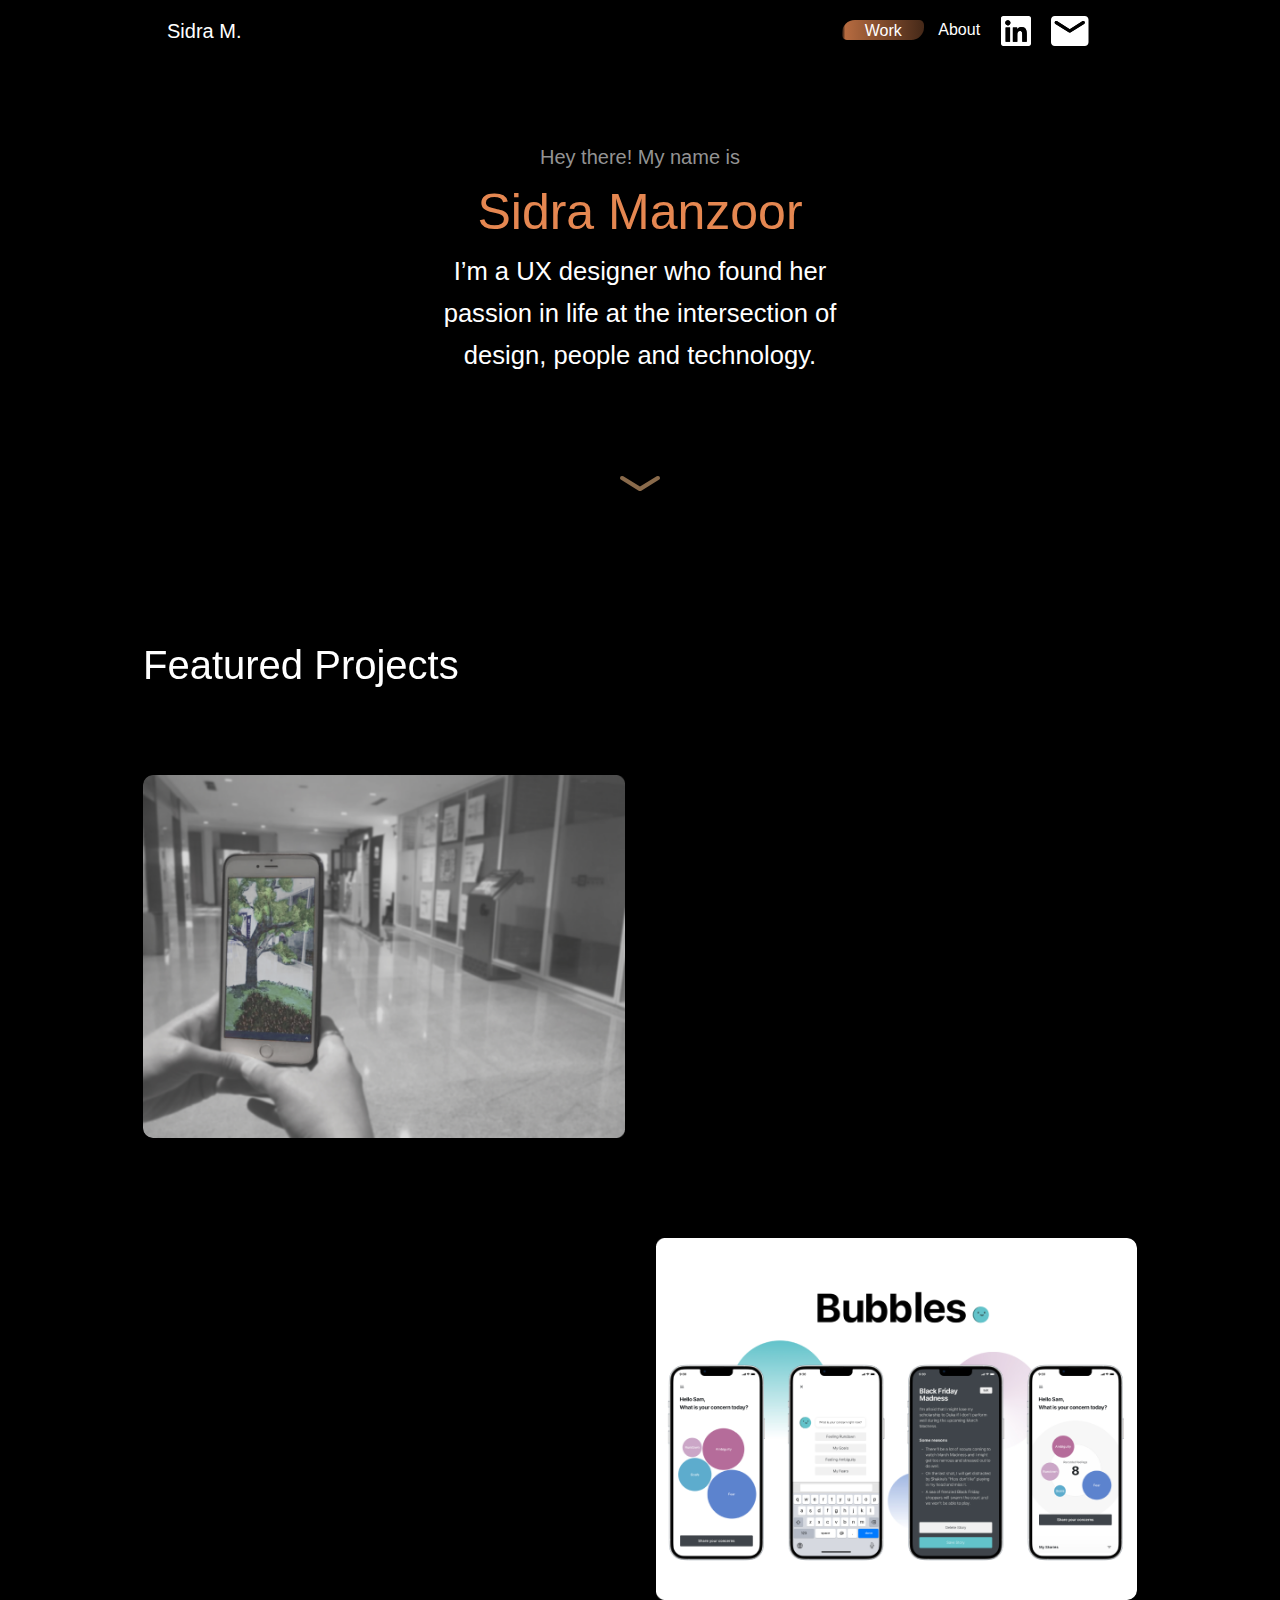
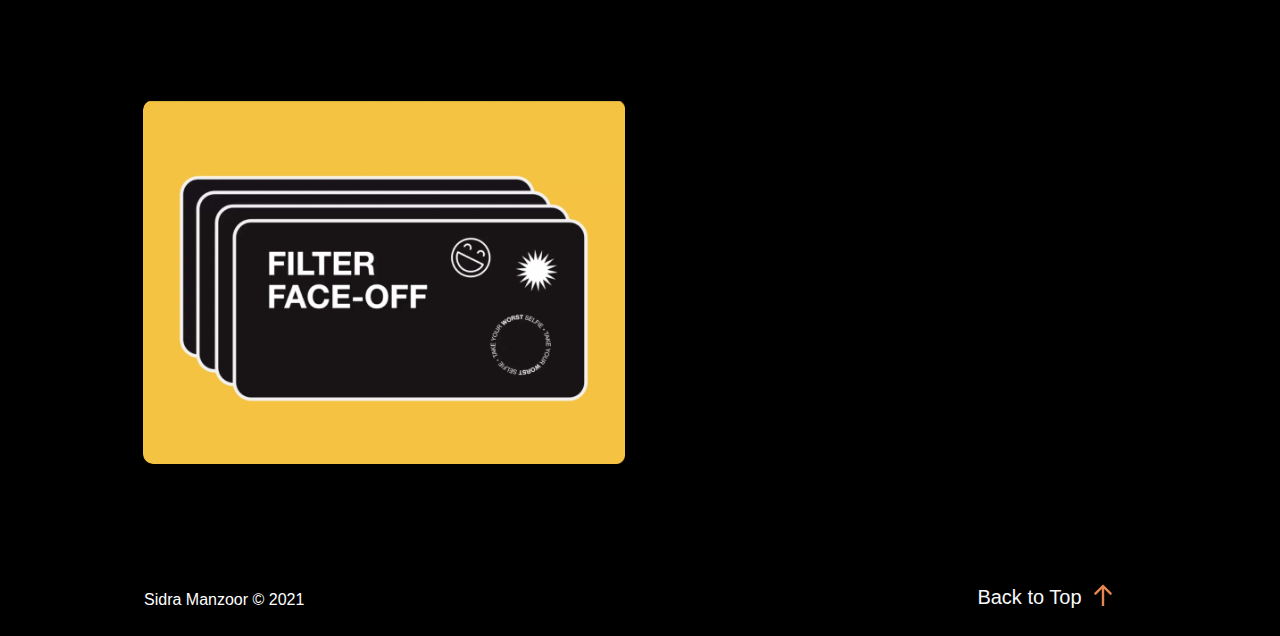
<file: index.html>
<!DOCTYPE html>
<html lang="en">
   <head>
      <title>Sidra Manzoor Portfolio</title>
      <meta charset="utf-8">
      <meta name="viewport" content="width=device-width, initial-scale=1">
      <!-- This website uses Bootstrap JS and CSS through links to MaxCDN's CDN supported version-->
      <link rel="stylesheet" href="https://maxcdn.bootstrapcdn.com/bootstrap/4.0.0/css/bootstrap.min.css" crossorigin="anonymous">
      <!-- CDN for animate.css stylesheet -->
      <link rel="stylesheet" href="https://cdnjs.cloudflare.com/ajax/libs/animate.css/4.1.1/animate.min.css"/>
      <!-- CDN for animate on scroll library -->
      <link href="https://unpkg.com/aos@2.3.1/dist/aos.css" rel="stylesheet">
      <!-- My own CSS stylesheet -->
      <link rel="stylesheet" href="Assets/styles.css">
   </head>
   <body>
    <!--Placeholder link that the page scrolls up to when "back to top" button is clicked-->
      <a href="#linktotop" class="toplink">This link brings the viewer back to the top of the page</a>
      <!--This is the main container for the grid in Bootstrap-->
      <div class="container-fluid">
          <!-- Navigation bar -->
         <div class="d-flex flex-column flex-md-row align-items-center p-3 px-md-4 mb-6 bg-dark ">
            <h5 class="my-0 mr-md-auto font-weight-normal">Sidra M.</h5>
            <nav class="my-2 my-md-0 mr-md-3">
               <a class="p-2 top-nav-links active" href="#"><mark>Work</mark></a>
               <a class="p-2 top-nav-links" href="about.html">About</a> 
               <a class="p-2" href="https://www.linkedin.com/in/sidramanzoor/" target="_blank"><img src="Assets/Images/linkedin.svg" alt="linkedIn icon" onmouseover='this.src="Assets/Images/linkedinhover.svg"' onmouseout='this.src="Assets/Images/linkedin.svg"'></a>
               <a class="p-2" href="mailto: smanzoor@andrew.cmu.edu" target="_blank"><img src="Assets/Images/email.svg" alt="email icon" onmouseover='this.src="Assets/Images/emailhover.svg"' onmouseout='this.src="Assets/Images/email.svg"'></a>      
            </nav>
         </div>
         <!-- Hero banner section-->
         <div class="d-flex justify-content-center text-center">
            <div class="col-lg-6 col-md-7">
               <h5 id="hero-subtext">Hey there! My name is</h5>
               <p id="hero-name" class="mb-2 animate__animated animate__pulse">Sidra Manzoor</p>
               <h3 id="hero-description">I’m a UX designer who found her passion in life at the intersection of design, people and technology.</h3>
               <a href="#featuredProjects"><img id="down-arrow"  class="animate__animated animate__fadeInDown animate__infinite infinite animate__slower" src="Assets/Images/downarrow.svg" alt="Down arrow that indicates the user should go down to view more content"></a>
            </div>
         </div>
         <!-- pageholder link that the page scrolls down to when the down arrow is clicked in the hero banner-->
         <a name="featuredProjects" href="#" class="mb-4 title-links">placeholder text</a>
         <!-- Featured projects section -->
         <h1 class="mb-6" data-aos="zoom-in">Featured Projects</h1>
         <!--Project 1-->
         <div class="row align-items-center mb-7">
            <div class="pl-sm-0 col-md-6 mb-sm-5 mb-md-0 imgcontainer">
               <a href="project.html"><img class="project-thumbnail" src="Assets/Images/project1thumbnail.png" alt="Thumbnail of CalmZone project that shows someone using the AR application on their phone"></a>
            </div>
            <div class="pl-sm-0 pr-md-0 pl-md-3 col-md-6 col-lg-5 col-sm-7" data-aos="fade-up">
               <p class="project-tag mb-1">IMMERSIVE AR</p>
               <h2 class="mb-md-1">CalmZone</h2>
               <h4 class="mb-3">Realtime natural space simulation to help urban residents experience nature without leaving the city</h4>
               <a href="project.html"><button type="button" class="btn btn-secondary">View Project</button></a>
            </div>
         </div>
         <!-- Project 2 -->
         <div class="row align-items-center mb-7">
            <div class="pl-sm-0 col-md-6 col-lg-5 col-sm-7 ml-lg-auto order-2 order-md-1" data-aos="fade-up">
               <p class="project-tag mb-1">MENTAL-WELLBEING</p>
               <h2 class="mb-md-1">Bubbles</h2>
               <h4 class="mb-3">A self-help mobile application that helps people process uncomfortable situations and prevents catastrophic thinking</h4>
               <button type="button" class="btn btn-secondary">View Project</button>
            </div>
            <div class="mb-sm-5 mb-md-0 pl-sm-0 pr-md-0 pl-md-3 col-md-6 imgcontainer order-1 order-md-2">
               <img class="project-thumbnail" src="Assets/Images/bubbles.png" alt="Thumbnail of Bubbles showing screens of the application">
            </div>
         </div>
         <!--Project 3-->
         <div class="row align-items-center mb-7">
            <div class="pl-sm-0 col-md-6 mb-sm-5 mb-md-0 imgcontainer">
               <img class="project-thumbnail" src="Assets/Images/filterfaceoff.png" alt="Thumbnail of filter faceoff showing a deck of cards">
            </div>
            <div class="pl-sm-0 pr-md-0 pl-md-3 col-md-6 col-lg-5 col-sm-7" data-aos="fade-up">
               <p class="project-tag mb-1">PERSUASIVE DESIGN</p>
               <h2 class="mb-md-1">Filter Faceoff!</h2>
               <h4 class="mb-3">An Instagram game that pushes the boundaries of the use of filters and challenges how you express yourself to your friends</h4>
               <button type="button" class="btn btn-secondary">View Project</button>
            </div>
         </div>
      </div>
      <!-- Page Footer -->
      <nav class="container-fluid navbar navbar-dark bg-dark">
         <div class="footer-copyright text-left py-3">Sidra Manzoor © 2021</div>
         <div class="my-2 my-md-0 mr-md-3">
            <a name="linktotop" class="p-2 pl-4 align-items-center back-to-top-link" href="#">
               <p class="pr-2 back-to-top text-light">Back to Top</p>
               <img class= "pb-2" src="Assets/Images/arrow.svg" alt="arrow icon">
            </a>
         </div>
      </nav>
      <!-- Links to jquery and javascript files -->
      <script src="https://code.jquery.com/jquery-3.2.1.slim.min.js" integrity="sha384-KJ3o2DKtIkvYIK3UENzmM7KCkRr/rE9/Qpg6aAZGJwFDMVNA/GpGFF93hXpG5KkN" crossorigin="anonymous"></script>
      <script src="https://cdnjs.cloudflare.com/ajax/libs/popper.js/1.12.9/umd/popper.min.js" integrity="sha384-ApNbgh9B+Y1QKtv3Rn7W3mgPxhU9K/ScQsAP7hUibX39j7fakFPskvXusvfa0b4Q" crossorigin="anonymous"></script>
      <script src="https://unpkg.com/aos@2.3.1/dist/aos.js"></script>
      <script src="Assets/script.js"></script>
      <script src="https://maxcdn.bootstrapcdn.com/bootstrap/4.0.0/js/bootstrap.min.js" crossorigin="anonymous"></script>
   </body>
</html>
</file>
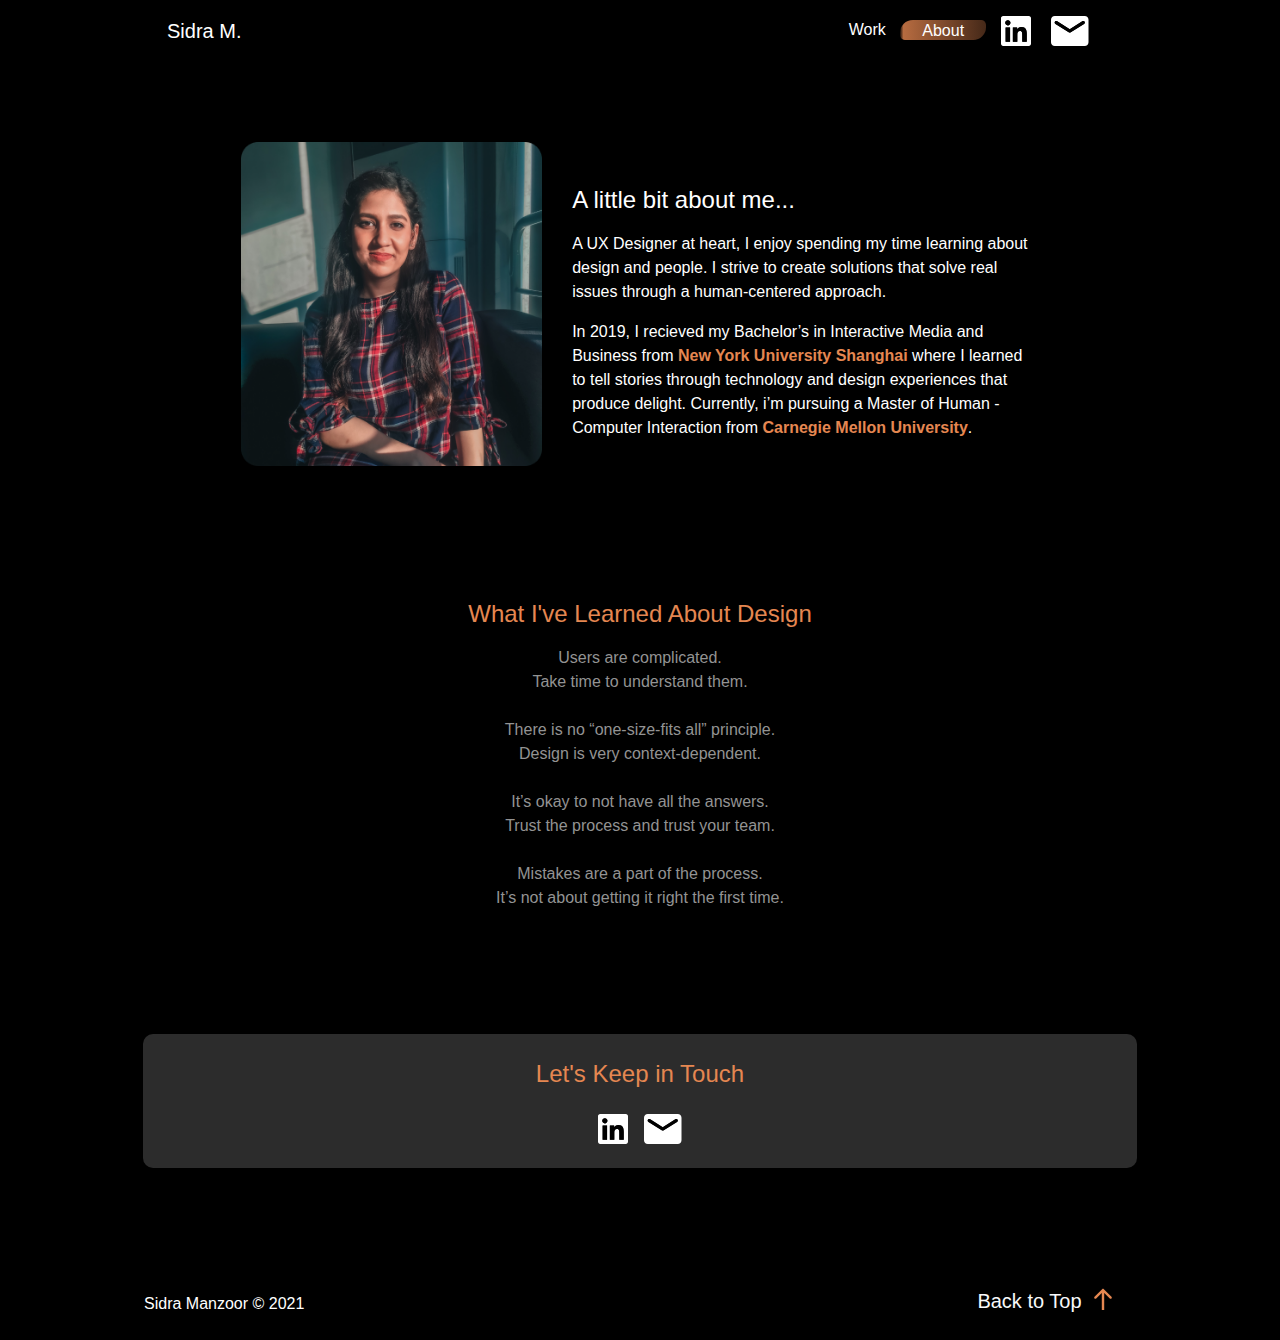
<file: about.html>
<!DOCTYPE html>
<html lang="en">
   <head>
      <title>Sidra Manzoor Portfolio</title>
      <meta charset="utf-8">
      <meta name="viewport" content="width=device-width, initial-scale=1">
      <!-- This website uses Bootstrap JS and CSS through links to MaxCDN's CDN supported version-->
      <link rel="stylesheet" href="https://maxcdn.bootstrapcdn.com/bootstrap/4.0.0/css/bootstrap.min.css" crossorigin="anonymous">
      <!-- My own CSS stylesheet -->
      <link rel="stylesheet" href="Assets/styles.css">
   </head>
   <body>
       <!--Placeholder link that the page scrolls up to when "back to top" button is clicked-->
      <a href="#linktotop" class="toplink">This link brings the viewer back to the top of the page</a>
      <!--This is the main container for the grid in Bootstrap-->
      <div class="container-fluid">
          <!-- Navigation bar -->
         <div class="d-flex flex-column flex-md-row align-items-center p-3 px-md-4 mb-6 bg-dark">
            <h5 class="my-0 mr-md-auto font-weight-normal">Sidra M.</h5>
            <nav class="my-2 my-md-0 mr-md-3">
               <a class="p-2 top-nav-links" href="index.html">Work</a> 
               <a class="p-2 top-nav-links active" href="about.html"><mark>About</mark></a>
               <a class="p-2" href="https://www.linkedin.com/in/sidramanzoor/" target="_blank"><img src="Assets/Images/linkedin.svg" alt="linkedIn icon" onmouseover='this.src="Assets/Images/linkedinhover.svg"' onmouseout='this.src="Assets/Images/linkedin.svg"'></a>
               <a class="p-2" href="mailto: smanzoor@andrew.cmu.edu" target="_blank"><img src="Assets/Images/email.svg" alt="email icon" onmouseover='this.src="Assets/Images/emailhover.svg"' onmouseout='this.src="Assets/Images/email.svg"'></a>
            </nav>
         </div>
         <!-- Main Introduction -->
         <div class="row d-flex justify-content-center align-items-center mb-7">
            <div class="col-md-6 col-lg-4 col-sm-8 mb-4 justify-content-center d-flex align-items-center">
               <img class="about-image" src="Assets/Images/about.png" alt="The owner of the portfolio">
            </div>
            <div class="col-md-6 col-lg-6 col-sm-12" data-aos="fade-up">
               <h2>A little bit about me...</h2>
               <p>A UX Designer at heart, I enjoy spending my time learning about design and people. I strive to create solutions that solve real issues through a human-centered approach.</p>
               <p>In 2019, I recieved my Bachelor’s in Interactive Media and Business from <span class = "boldText">New York University Shanghai</span> where I learned to tell stories through technology and design experiences that produce delight. Currently, i’m pursuing a Master of Human - Computer Interaction from <span class = "boldText">Carnegie Mellon University</span>. </p>
            </div>
         </div>
         <!-- What I've Learned About Design -->
         <div class="row d-flex align-items-center mb-7 text-center justify-content-center">
            <div class="col-md-6 col-lg-6 col-sm-12" data-aos="fade-up">
               <h2 class="coloredTitle">What I've Learned About Design</h2>
               <p class = "coloredSubtext mb-4">Users are complicated.<br>Take time to understand them.</p>
               <p class = "coloredSubtext mb-4">There is no “one-size-fits all” principle.<br>Design is very context-dependent.</p>
               <p class = "coloredSubtext mb-4">It’s okay to not have all the answers.<br>Trust the process and trust your team. </p>
               <p class = "coloredSubtext mb-4">Mistakes are a part of the process.<br>It’s not about getting it right the first time. </p>
            </div>
         </div>
         <!-- Let's Keep in Touch -->
         <div class="bottomblurb row d-flex align-items-center text-center justify-content-center greyBox py-3 mb-7">
            <div class="align-items-center justify-content-center">
               <h2 class="orangeColoredTitle">Let's Keep in Touch</h2>
               <div class="d-flex flex-row justify-content-center align-items-center">
                  <a class="p-2" href="https://www.linkedin.com/in/sidramanzoor/" target="_blank"><img src="Assets/Images/linkedin.svg" alt="linkedIn icon" onmouseover='this.src="Assets/Images/linkedinhover.svg"' onmouseout='this.src="Assets/Images/linkedin.svg"'></a>
                  <a class="p-2" href="mailto: smanzoor@andrew.cmu.edu" target="_blank"><img src="Assets/Images/email.svg" alt="email icon" onmouseover='this.src="Assets/Images/emailhover.svg"' onmouseout='this.src="Assets/Images/email.svg"'></a>
               </div>
            </div>
         </div>
      </div>
      <!-- Page footer -->
      <nav class="container-fluid navbar navbar-dark bg-dark">
         <div class="footer-copyright text-left py-3">Sidra Manzoor © 2021</div>
         <div class="my-2 my-md-0 mr-md-3">
            <a name="linktotop" class="p-2 pl-4 align-items-center back-to-top-link" href="#">
               <p class="pr-2 back-to-top text-light">Back to Top</p>
               <img class= "pb-2" src="Assets/Images/arrow.svg" alt="arrow icon">
            </a>
         </div>
      </nav>
      <!-- Links to jquery and javascript files -->
      <script src="https://code.jquery.com/jquery-3.2.1.slim.min.js" integrity="sha384-KJ3o2DKtIkvYIK3UENzmM7KCkRr/rE9/Qpg6aAZGJwFDMVNA/GpGFF93hXpG5KkN" crossorigin="anonymous"></script>
      <script src="https://cdnjs.cloudflare.com/ajax/libs/popper.js/1.12.9/umd/popper.min.js" integrity="sha384-ApNbgh9B+Y1QKtv3Rn7W3mgPxhU9K/ScQsAP7hUibX39j7fakFPskvXusvfa0b4Q" crossorigin="anonymous"></script>
      <script src="https://unpkg.com/aos@2.3.1/dist/aos.js"></script>
      <script src="Assets/script.js"></script>
      <script src="https://maxcdn.bootstrapcdn.com/bootstrap/4.0.0/js/bootstrap.min.js" crossorigin="anonymous"></script>
   </body>
</html>
</file>
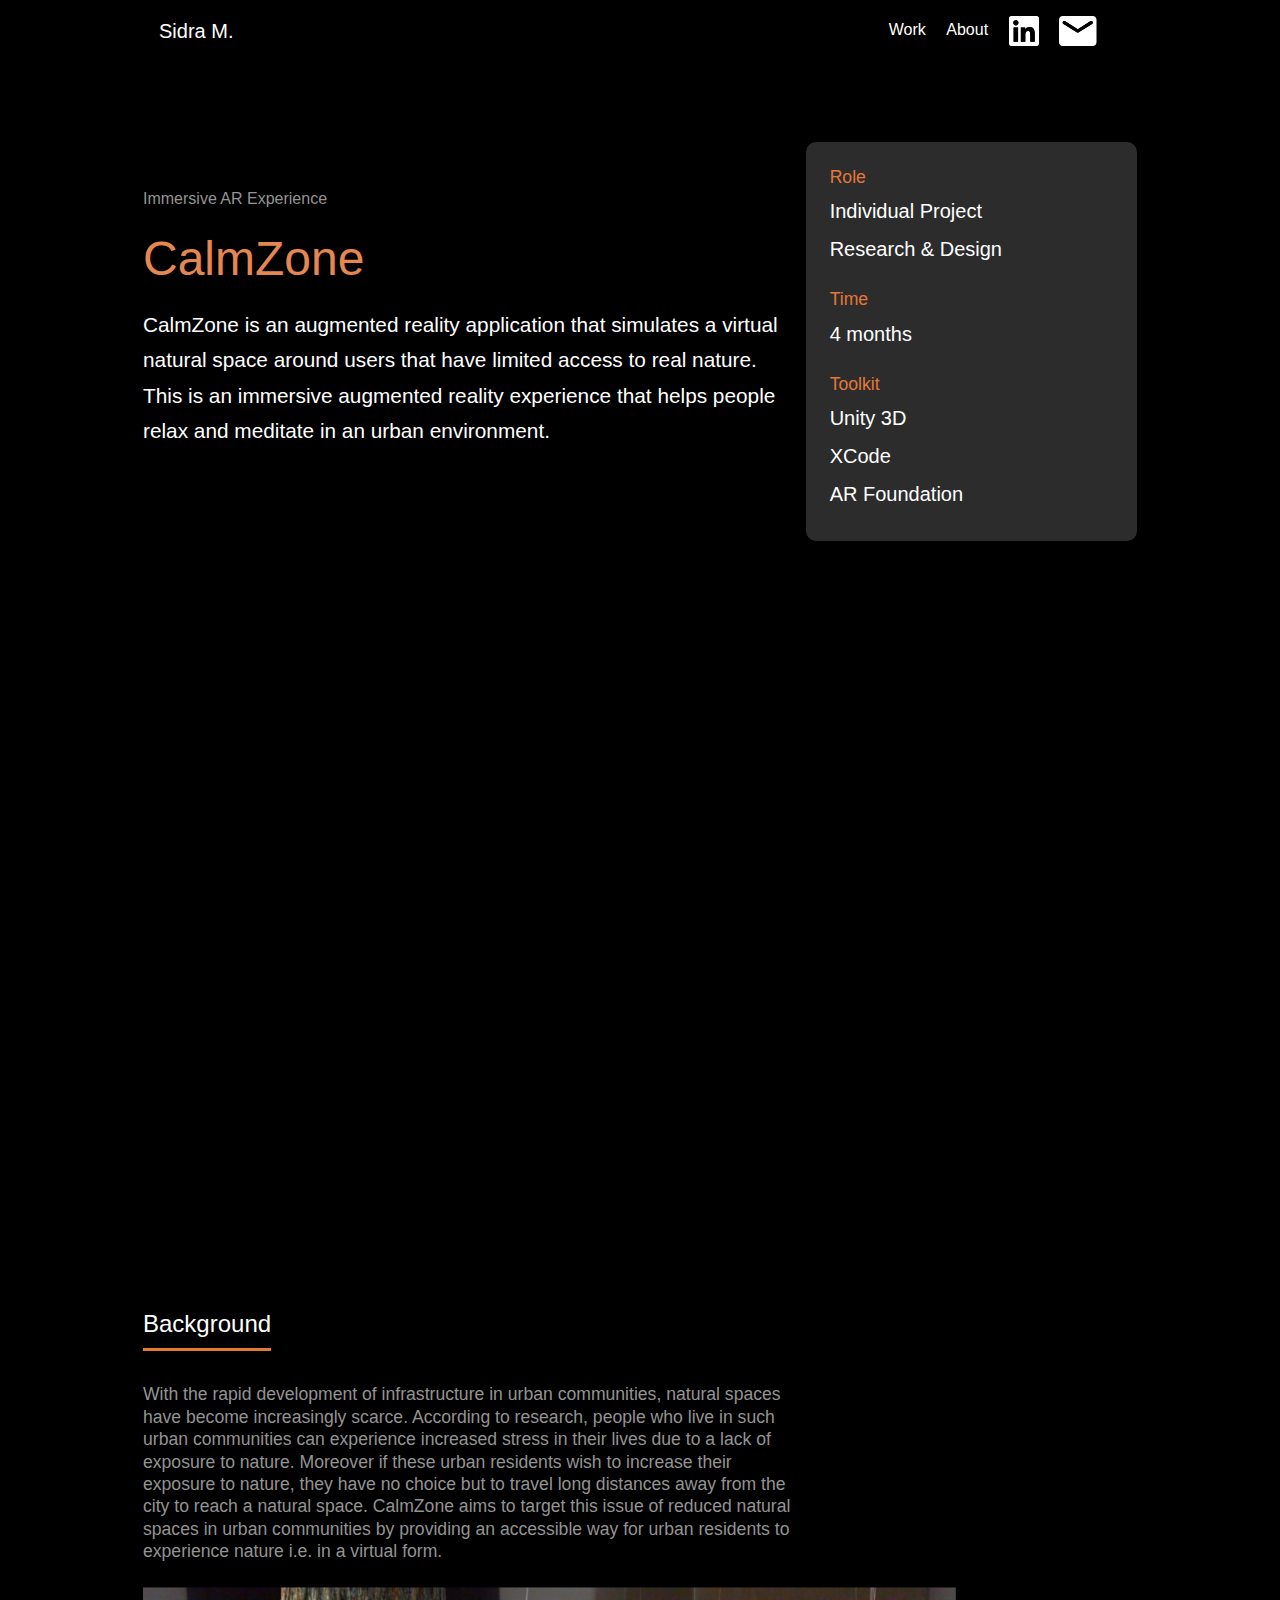
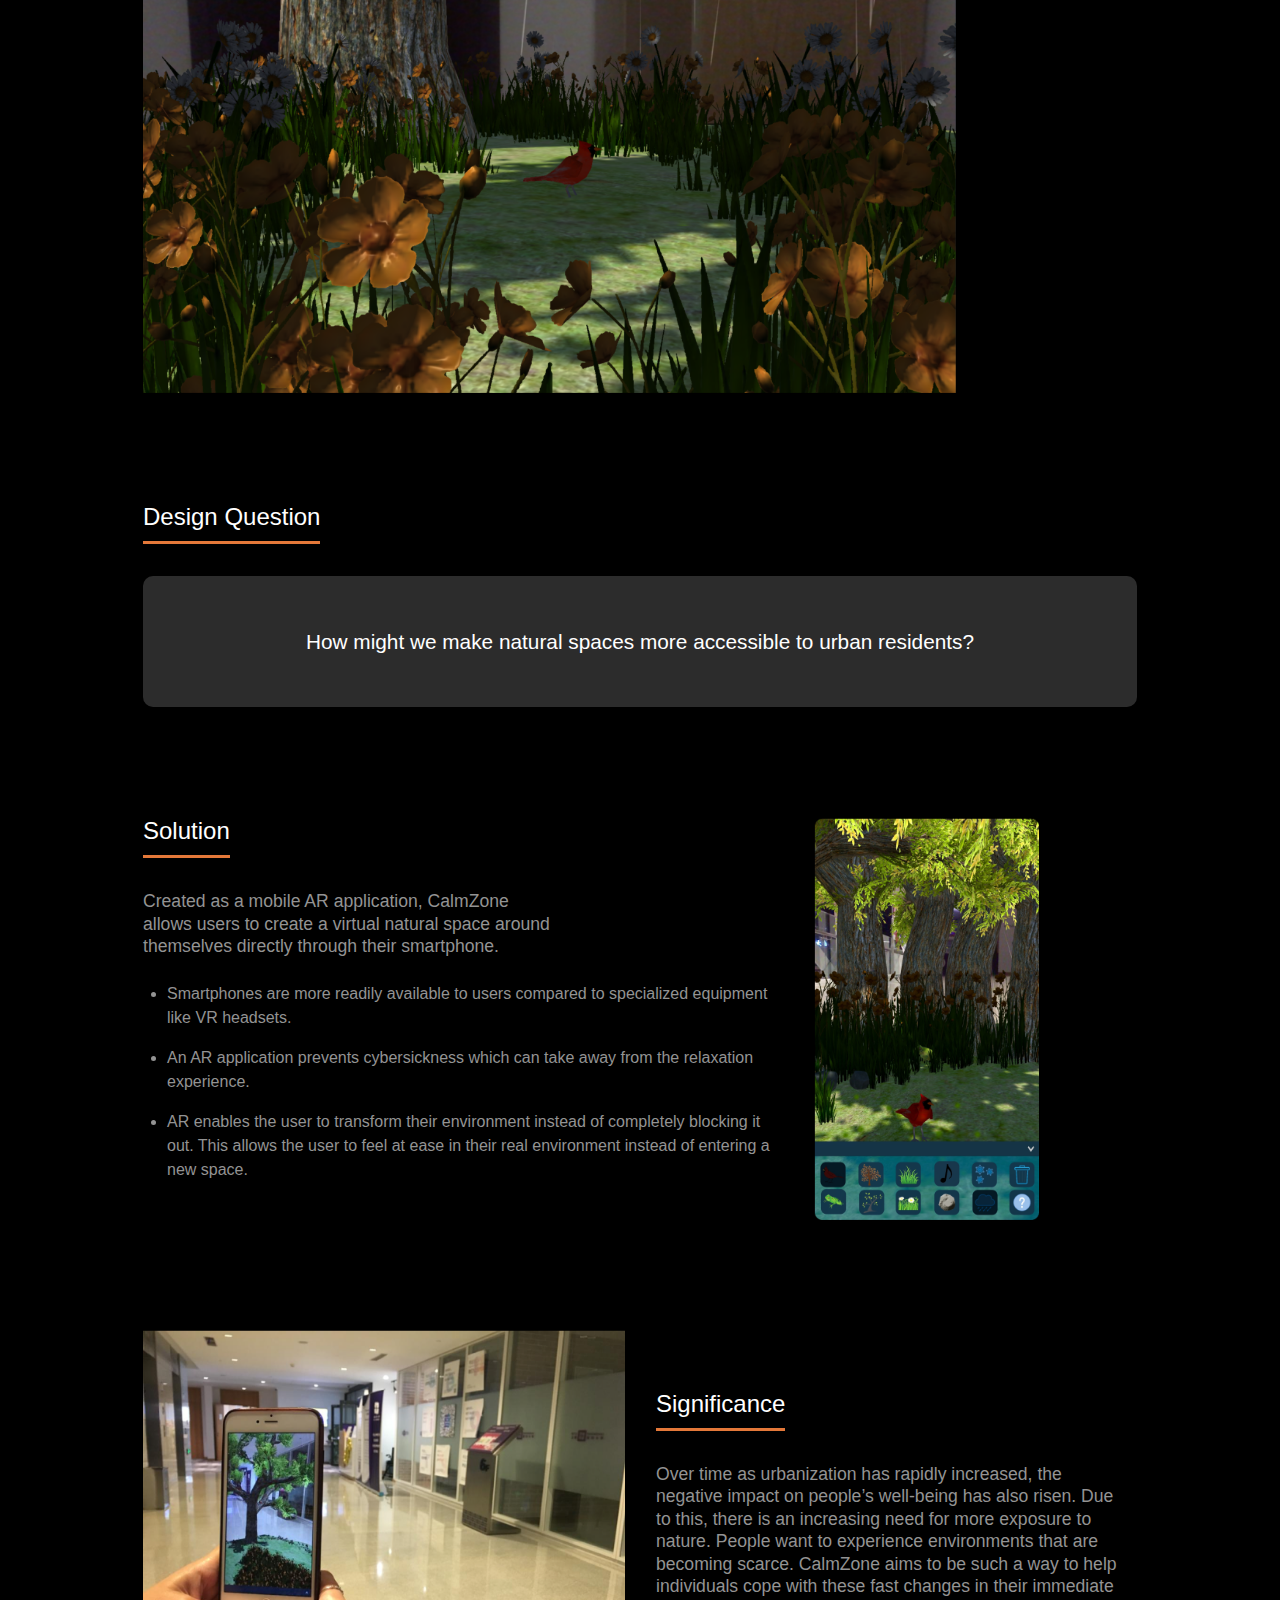
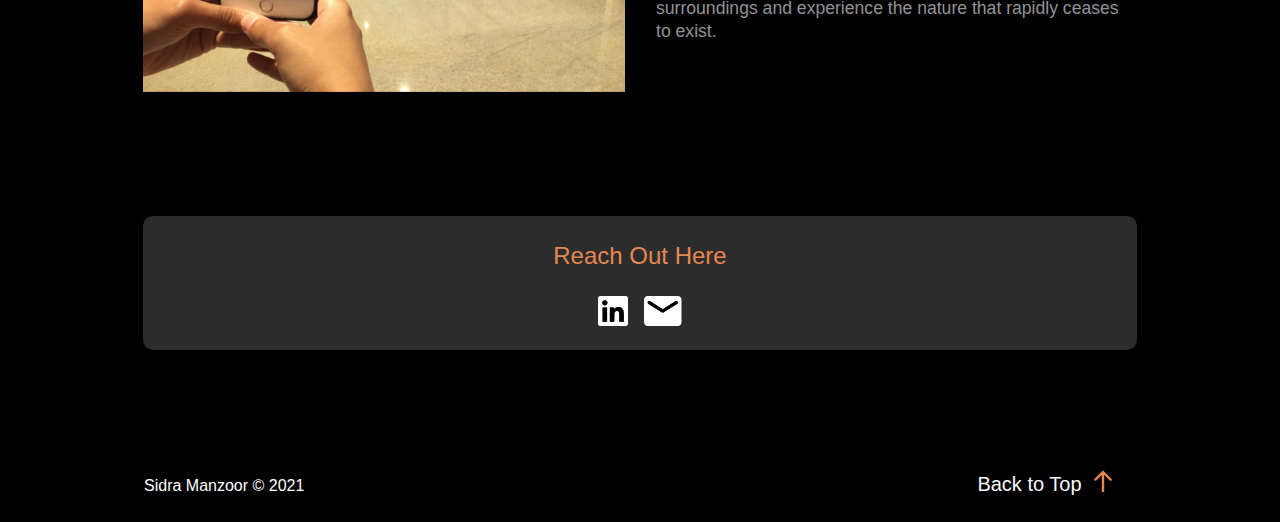
<file: project.html>
<!DOCTYPE html>
<html lang="en">
   <head>
      <title>Sidra Manzoor Portfolio</title>
      <meta charset="utf-8">
      <meta name="viewport" content="width=device-width, initial-scale=1">
      <!-- This website uses Bootstrap JS and CSS through links to MaxCDN's CDN supported version-->
      <link rel="stylesheet" href="https://maxcdn.bootstrapcdn.com/bootstrap/4.0.0/css/bootstrap.min.css" crossorigin="anonymous">
      <!-- My own CSS stylesheet -->
      <link rel="stylesheet" href="Assets/styles.css">
   </head>
   <body>
       <!--Placeholder link that the page scrolls up to when "back to top" button is clicked-->
      <a href="#linktotop" class="toplink">This link brings the viewer back to the top of the page</a>
      <!--This is the main container for the grid in Bootstrap-->
      <div class="container-fluid">
          <!-- Navigation bar -->
         <div class="d-flex flex-column flex-md-row align-items-center p-3 mb-6 bg-dark">
            <h5 class="my-0 mr-md-auto font-weight-normal">Sidra M.</h5>
            <nav class="my-2 my-md-0 mr-md-3">
               <a class="p-2 top-nav-links" href="index.html">Work</a> 
               <a class="p-2 top-nav-links" href="about.html">About</a>
               <a class="p-2" href="https://www.linkedin.com/in/sidramanzoor/" target="_blank"><img src="Assets/Images/linkedin.svg" alt="linkedIn icon" onmouseover='this.src="Assets/Images/linkedinhover.svg"' onmouseout='this.src="Assets/Images/linkedin.svg"'></a>
               <a class="p-2" href="mailto: smanzoor@andrew.cmu.edu" target="_blank"><img src="Assets/Images/email.svg" alt="email icon" onmouseover='this.src="Assets/Images/emailhover.svg"' onmouseout='this.src="Assets/Images/email.svg"'></a>      
            </nav>
         </div>
         <!-- Overview of Project -->
         <div class="row d-flex align-items-center mb-7">
             <!-- Elevator Pitch Summary -->
            <div class="col-md-8 col-lg-8 col-sm-12 mb-5 pl-0" data-aos="fade-up">
               <h6 class="coloredSubtext">Immersive AR Experience</h6>
               <p class="projectTitle orangeColoredTitle">CalmZone</p>
               <p class="projectDetail">CalmZone is an augmented reality application that simulates a virtual natural space around users that have limited access to real nature. This is an immersive augmented reality experience that helps people relax and meditate in an urban environment.</p>
            </div>
            <!-- Timeline, Role and Toolkit -->
            <div class="col-md-4 col-lg-4 col-sm-12 greyBox p-4">
               <div class="mb-4">
                  <h4 class="projectSubtext">Role</h4>
                  <h5 class="projectSubtextDetails">Individual Project</h5>
                  <h5 class="projectSubtextDetails">Research & Design</h5>
               </div>
               <div class="mb-4">
                  <h4 class="projectSubtext">Time</h4>
                  <h5 class="projectSubtextDetails">4 months</h5>
               </div>
               <div class="">
                  <h4 class="projectSubtext">Toolkit</h4>
                  <h5 class="projectSubtextDetails">Unity 3D</h5>
                  <h5 class="projectSubtextDetails">XCode</h5>
                  <h5 class="projectSubtextDetails">AR Foundation</h5>
               </div>
            </div>
         </div>
         <!-- Project Demo Video -->
         <div class="row d-flex mb-7 text-center">
            <div class="embed-responsive embed-responsive-16by9">
               <iframe width="100%" height="auto" src="https://www.youtube.com/embed/BWb70GgVXHE" title="YouTube video player" frameborder="0" allow="accelerometer; autoplay; clipboard-write; encrypted-media; gyroscope; picture-in-picture" allowfullscreen></iframe>
            </div>
         </div>
         <!-- Background -->
        <h2 class="projectSectionTitle">Background</h2>  
        <h4 class="mb-4 col-lg-8 col-md-12 projectBody">With the rapid development of infrastructure in urban communities, natural spaces have become increasingly scarce. According to research, people who live in such urban communities can experience increased stress in their lives due to a lack of exposure to nature. Moreover if these urban residents wish to increase their exposure to nature, they have no choice but to travel long distances away from the city to reach a natural space. CalmZone aims to target this issue of reduced natural spaces in urban communities by providing an accessible way for urban residents to experience nature i.e. in a virtual form.</h4>
        <img class= "projectFullImg mb-7 col-lg-10 col-md-12 pl-0" src="Assets/Images/background.png" alt="App screen shwoing a virtual bird inside a forest placed in a real room">
         <!-- Design Question -->
         <div class="row d-flex mb-7">
            <h2 class="projectSectionTitle">Design Question</h2>
            <div class="col-sm-12 col-md-12 col-lg-12 greyBox d-flex justify-content-center align-items-center text-center py-5">
               <p class="projectDetail">How might we make natural spaces more accessible to urban residents?</p>
            </div>
         </div>
         <!--Solution-->
         <div class="row d-flex align-items-center mb-7">
             <div class="pl-0 col-md-8 col-sm-12">
                <h2 class="projectSectionTitle">Solution</h2>  
                <h4 class="mb-4 col-lg-8 col-md-12 projectBody">Created as a mobile AR application, CalmZone allows users to create a virtual natural space around themselves directly through their smartphone.</h4>
                <ul class="pl-4 mb-5">
                    <li class="mb-3 coloredSubtext">Smartphones are more readily available to users compared to specialized equipment like VR headsets.</li>
                    <li class="mb-3 coloredSubtext">An AR application prevents cybersickness which can take away from the relaxation experience.</li>
                    <li class="mb-3 coloredSubtext">AR enables the user to transform their environment instead of completely blocking it out. This allows the user to feel at ease in their real environment instead of entering a new space.</li>
                </ul>
             </div>
             <div class="col-lg-3 col-md-4 col-sm-6 pl-sm-0 pl-md-2">
                <img class="solutionImg" src="Assets/Images/solution.png" alt="App interface showing a virtual natural space with a red bird and trees">
             </div>
        </div> 
         <!-- Significance -->
         <div class="row d-flex align-items-center mb-7">
            <div class="pl-0 col-md-6 col-lg-6 col-sm-8 mb-4 justify-content-center d-flex align-items-center order-2 order-md-1">
               <img class="about-image" src="Assets/Images/significance.png" alt="A person using the CalmZone app on their phone">
            </div>
            <div class="pl-sm-0 pl-md-3 col-md-6 col-lg-6 col-sm-12 order-1 order-md-2" data-aos="fade-up">
               <h2 class="pl-sm-0 projectSectionTitle">Significance</h2>
               <h4 class="mb-4 projectBody">Over time as urbanization has rapidly increased, the negative impact on people’s well-being has also risen. Due to this, there is an increasing need for more exposure to nature. People want to experience environments that are becoming scarce. CalmZone aims to be such a way to help individuals cope with these fast changes in their immediate surroundings and experience the nature that rapidly ceases to exist.</h4>
            </div>
         </div>
         <!-- Reach Out Here -->
         <div class="bottomblurb row d-flex align-items-center text-center justify-content-center greyBox py-3 mb-7">
            <div class="align-items-center justify-content-center">
               <h2 class="orangeColoredTitle">Reach Out Here</h2>
               <div class="d-flex flex-row justify-content-center align-items-center">
                  <a class="p-2" href="https://www.linkedin.com/in/sidramanzoor/" target="_blank"><img src="Assets/Images/linkedin.svg" alt="linkedIn icon" onmouseover='this.src="Assets/Images/linkedinhover.svg"' onmouseout='this.src="Assets/Images/linkedin.svg"'></a>
                  <a class="p-2" href="mailto: smanzoor@andrew.cmu.edu" target="_blank"><img src="Assets/Images/email.svg" alt="email icon" onmouseover='this.src="Assets/Images/emailhover.svg"' onmouseout='this.src="Assets/Images/email.svg"'></a>
               </div>
            </div>
         </div>
      </div>
      <!-- Page Footer -->
      <nav class="container-fluid navbar navbar-dark bg-dark">
         <div class="footer-copyright text-left py-3">Sidra Manzoor © 2021</div>
         <div class="my-2 my-md-0 mr-md-3">
            <a name="linktotop" class="p-2 pl-4 align-items-center back-to-top-link" href="#">
               <p class="pr-2 back-to-top text-light">Back to Top</p>
               <img class= "pb-2" src="Assets/Images/arrow.svg" alt="arrow icon">
            </a>
         </div>
      </nav>
      <!-- Links to jquery and javascript files -->
      <script src="https://code.jquery.com/jquery-3.2.1.slim.min.js" integrity="sha384-KJ3o2DKtIkvYIK3UENzmM7KCkRr/rE9/Qpg6aAZGJwFDMVNA/GpGFF93hXpG5KkN" crossorigin="anonymous"></script>
      <script src="https://cdnjs.cloudflare.com/ajax/libs/popper.js/1.12.9/umd/popper.min.js" integrity="sha384-ApNbgh9B+Y1QKtv3Rn7W3mgPxhU9K/ScQsAP7hUibX39j7fakFPskvXusvfa0b4Q" crossorigin="anonymous"></script>
      <script src="https://unpkg.com/aos@2.3.1/dist/aos.js"></script>
      <script src="Assets/script.js"></script>
      <script src="https://maxcdn.bootstrapcdn.com/bootstrap/4.0.0/js/bootstrap.min.js" crossorigin="anonymous"></script>
   </body>
</html>
</file>
<file: Assets/styles.css>
/* Overall styles for all the pages */

* {
	margin: 0;
	padding: 0;
	font-family: 'Open Sans', sans-serif;
}

html {
	scroll-behavior: smooth;
}

h1 {
	font-size: 2.5rem;
	line-height: 3.75rem;
}

h2 {
	font-size: 2rem;
	line-height: 3rem;
}

h3 {
	font-size: 1.6rem;
	line-height: 2.625rem;
}

h4 {
	font-size: 1.5rem;
	line-height: 2.25rem;
}

h5 {
	font-size: 1.25rem;
	line-height: 1.875rem;
}

h6 {
	font-size: 1rem;
	line-height: 1.5rem;
}

.title-links {
	text-decoration: none;
	height: 10rem;
	padding-top: 1rem;
	opacity: 0;
}

.title-links:hover {
	text-decoration: none!important;
}

.row{
    margin-left: 0%!important;
    margin-right: 0%!important;
}


/* Small devices (landscape phones, 544px and up) */

@media (min-width: 544px) {
	h4 {
		font-size: 1rem;
		line-height: 1.875rem;
	}
	.project-tag {
		padding: 0.313rem 0.5rem;
		background-color: #2c2c2c;
		color: white;
		border-radius: 4px;
		display: inline-block;
		font-size: 0.5rem;
		line-height: 1.125rem;
		font-weight: 400;
	}
	.bottomblurb {
		margin-left: 0rem;
		margin-right: 0rem;
	}
}


/* Large devices (desktop, 992px and up)*/

@media (min-width: 992px) {
	.bottomblurb {
		margin-left: 6rem;
		margin-right: 6rem;
	}
}

@media (max-width: 450px) {
	.back-to-top-link {
        display: none;
	}
}


/* Medium devices (tablets, 768px and up)*/

@media (min-width: 768px) {
	h4 {
		font-size: 1.1rem;
		line-height: 1.4rem;
	}
	h2 {
		font-size: 1.5rem;
	}
	.project-tag {
		padding: 0.313rem 0.5rem;
		background-color: #2c2c2c;
		color: white;
		border-radius: 4px;
		display: inline-block;
		font-size: 0.6rem;
		line-height: 1rem;
		font-weight: 400;
	}
	#hero-name {
		color: #E58751;
		margin-bottom: 24px;
		font-size: 50px!important;
		line-height: 100px;
	}
	.bottomblurb {
		margin-left: 4rem;
		margin-right: 4rem;
	}
}


/* Some additional margin values defined here */

.mb-6 {
	margin-bottom: 5rem !important;
}

.mb-7 {
	margin-bottom: 6.25rem !important;
}

.mb-8 {
	margin-bottom: 7rem !important;
}

.mx-8 {
	margin-left: 6rem !important;
	margin-right: 6rem !important;
}

body {
	background-color: black;
}


/* Navigation bar styles */

.navbar {
	background-color: black;
}

.nav-link {
	color: white;
	font-size: 20px;
	line-height: 30px;
	text-decoration: none;
	list-style-type: none;
}

.nav-link:hover {
	color: #E58751;
	text-decoration: none;
	list-style-type: none;
}


/* Hero banner styles */

#hero-subtext {
	color: #939393;
	margin-bottom: 10px;
	font-weight: 300!important;
}

#hero-description {
	color: #ffffff;
	margin-bottom: 100px;
}

.btn-secondary {
	background-color: transparent;
	border: 1px solid #E58751;
	color: #E58751;
	width: 9rem;
	height: 2.6rem;
	text-decoration: none;
}

.btn-secondary:hover {
	background-color: #E58751;
	border: none;
	color: #ffffff;
	text-decoration: none;
}


/* Content styles (applied across all pages) */

.container-fluid {
	background-color: black;
	color: white;
}

.row h4 {
	color: #939393;
}

.boldText {
	font-weight: bold;
	color: #E58751;
}

.coloredTitle {
	color: #E58751;
}

.coloredSubtext {
	color: #939393;
}

.orangeColoredTitle {
	color: #E58751;
}

.greyBox {
	background-color: #2c2c2c;
	border-radius: 10px;
}

.container-fluid {
	width: 80%;
}

.project-thumbnail {
	width: 100%;
}

.mobileP2{
    display: flex;
}
.desktopP2{
    display: none;
}

.bg-dark {
	background-color: black!important;
}

#down-arrow {
	width: 40px;
	height: auto;
	margin-bottom: 120px;
}

.sub-text {
	margin-bottom: 100px;
}

#hero-name {
	color: #E58751;
	margin-bottom: 24px;
	font-size: 40px;
	line-height: 60px;
}

.back-to-top {
	display: inline;
	font-size: 1.25rem;
	line-height: 1.875rem;
}

.back-to-top:hover {
	color: #E58751!important;
}

.back-to-top-link {
	text-decoration: none;
	align-items: center;
}

.back-to-top-link:hover {
	text-decoration: none;
}

.top-nav-links {
	color: #ffffff;
}

.top-nav-links:hover {
	color: #ffffff;
	text-decoration: none;
}

.top-nav-links:hover {
	color: #E58751;
}

.active {
	color: #E58751;
}

.active:hover {
	color: #E47839;
}



/* Gradient style of active nav link */

mark {
	color: white;
	margin: 0 -0.4em;
	padding: 0.1em 1.4em;
	border-radius: 0.8em 0.3em;
	background: transparent;
	background-image: linear-gradient( to right, rgb(228, 134, 80, 0.1), rgb(228, 134, 80, 0.8) 4%, rgb(228, 134, 80, 0.3));
	-webkit-box-decoration-break: clone;
	box-decoration-break: clone;
}

mark:hover {
	background: transparent;
	background-image: linear-gradient( to right, rgb(228, 134, 80, 0.1), rgb(228, 134, 80, 1) 4%, rgb(228, 134, 80, 0.4));
	-webkit-box-decoration-break: clone;
	box-decoration-break: clone;
}

.imgcontainer {
	overflow: hidden;
	border-radius: 10px;
	position: relative;
	text-align: center;
}


/* Zoom effect for project thumbnail hover */

.project-thumbnail {
	width: 100%;
	display: block;
	transition: transform .4s;
}

.project-thumbnail:hover {
	transform: scale(1.3);
	transform-origin: 50% 50%;
}

.about-image {
	width: 100%;
}


/* Project page styles */

.projectSubtext {
	color: #E47839!important;
}

.projectSubtextDetails {
	font-weight: 300;
}

.projectTitle {
	font-size: 3rem;
	line-height: 4rem;
	margin-top: 1rem;
}

.projectDetail {
	font-weight: 300;
	font-size: 1.3rem;
	line-height: 2.2rem;
	margin-bottom: 0rem!important;
}

.projectFullImg {
	width: 100%;
}

.projectSectionTitle {
	margin-bottom: 2rem;
	border-bottom: 3px solid #E47839;
	display: inline-block;
}

.toplink {
	display: none;
}

.solutionImg {
	width: 100%;
}

.projectBody{
    font-weight: 500;
    color: #939393;
    font-size: 1.1rem;
    line-height: 1.4rem;
    padding-left: 0%!important;
}
</file>
